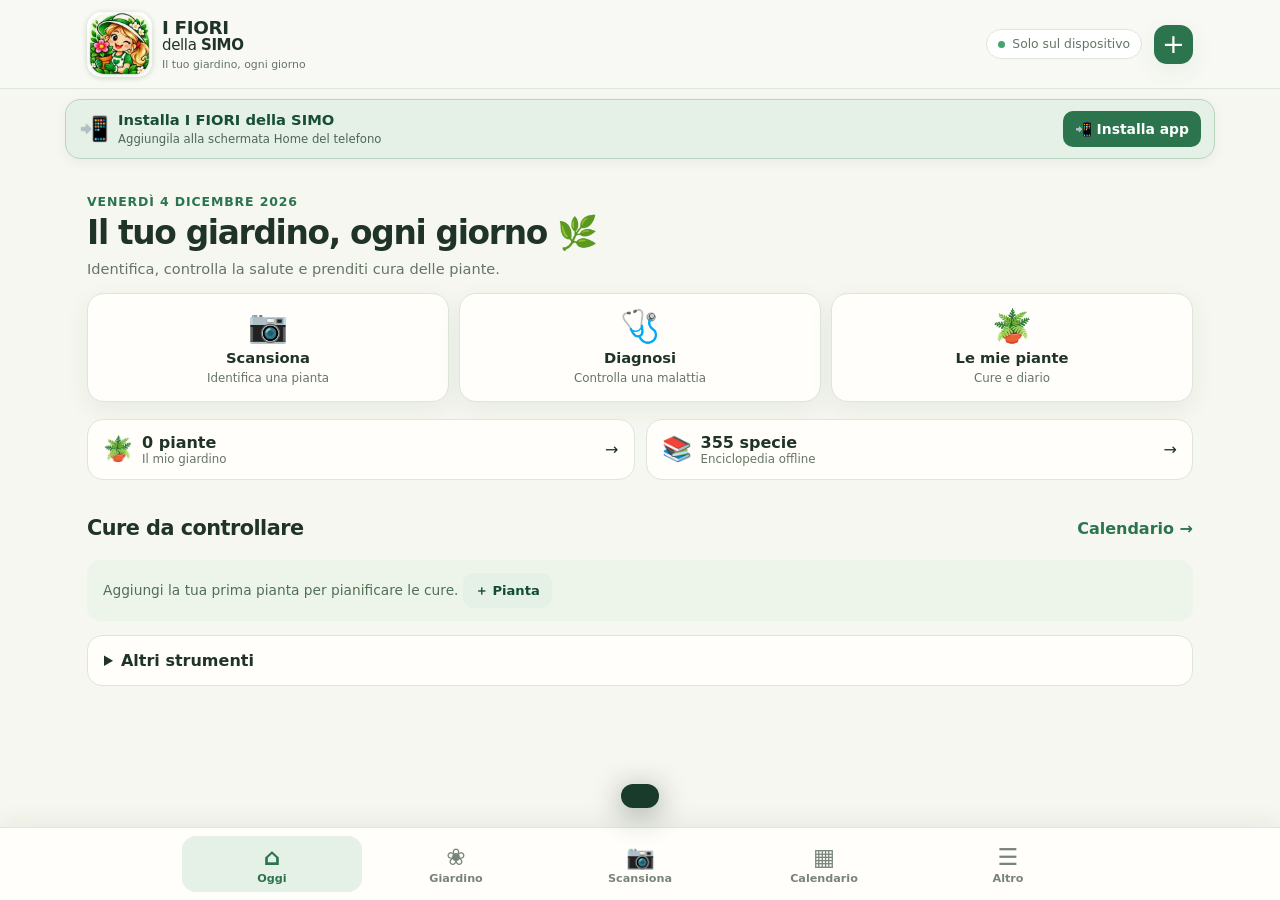
<file: index.html>
<!doctype html>
<html lang="it">
<head>
  <meta charset="utf-8">
  <meta name="viewport" content="width=device-width, initial-scale=1, viewport-fit=cover">
  <meta name="theme-color" content="#f6f7f0">
  <meta name="application-name" content="I FIORI della SIMO">
  <meta name="apple-mobile-web-app-capable" content="yes">
  <meta name="apple-mobile-web-app-status-bar-style" content="default">
  <meta name="apple-mobile-web-app-title" content="Fiori di Simo">
  <meta name="format-detection" content="telephone=no">
  <meta name="description" content="Il tuo giardino personale, gratuito e privato: piante, cure, diario e promemoria.">
  <link rel="manifest" href="./manifest.webmanifest">
  <link rel="icon" type="image/png" sizes="192x192" href="./icons/icon-192-v041.png">
  <link rel="apple-touch-icon" href="./icons/apple-touch-icon-v041.png">
  <link rel="stylesheet" href="./styles.css">
  <title>I FIORI della SIMO</title>
</head>
<body>
  <div id="app">
    <header class="app-header">
      <div class="app-header-inner">
        <button id="brandHome" type="button" class="brand-btn" aria-label="Vai alla schermata Oggi">
          <img src="./icons/icon-192-v041.png" alt="Mascotte I FIORI della SIMO" class="brand-icon">
          <span class="brand-title"><strong>I FIORI</strong><span>della <strong>SIMO</strong></span><small>Il tuo giardino, ogni giorno</small></span>
        </button>
        <div class="header-actions"><span class="local-tag"><span class="local-dot"></span>Solo sul dispositivo</span><button class="add-icon-btn" data-action="new-plant" aria-label="Aggiungi una pianta" title="Aggiungi una pianta">+</button></div>
      </div>
    </header>

    <section class="pwa-install-banner" id="pwaInstallBanner" aria-label="Installazione dell'app">
      <div class="pwa-install-copy">
        <span class="pwa-install-symbol" aria-hidden="true">📲</span>
        <div><strong>Installa I FIORI della SIMO</strong><small>Aggiungila alla schermata Home del telefono</small></div>
      </div>
      <div class="pwa-install-actions">
        <a id="pwaInstallButton" class="pwa-install-button" href="./installa.html">📲 Installa app</a>
      </div>
    </section>

    <main class="main-content" id="main" tabindex="-1"><div class="loading-message">Caricamento del tuo giardino…</div></main>

    <nav class="bottom-nav" aria-label="Navigazione principale">
      <button data-view="oggi" class="nav-button active"><span class="nav-symbol">⌂</span><span>Oggi</span></button>
      <button data-view="giardino" class="nav-button"><span class="nav-symbol">❀</span><span>Giardino</span></button>
      <button data-view="identifica" class="nav-button"><span class="nav-symbol">📷</span><span>Scansiona</span></button>
      <button data-view="calendario" class="nav-button"><span class="nav-symbol">▦</span><span>Calendario</span></button>
      <button data-view="altro" class="nav-button"><span class="nav-symbol">☰</span><span>Altro</span></button>
    </nav>
  </div>

  <dialog id="pwaInstallDialog" class="pwa-install-dialog" aria-label="Come installare l’applicazione">
    <div class="pwa-install-dialog-inner">
      <h2>Installa I FIORI della SIMO</h2>
      <div id="pwaInstallHelpContent"></div>
      <button type="button" id="pwaInstallHelpClose" class="pwa-install-button">Ho capito</button>
    </div>
  </dialog>
  <dialog id="modal" class="sheet"><div id="modalContent"></div></dialog>
  <div id="toast" role="status" aria-live="polite" class="toast" hidden></div>
  <input id="restoreInput" type="file" accept="application/json,.json" hidden>
  <script src="./catalogo.js" defer></script>
  <script src="./catalogo-extra.js" defer></script>
  <script src="./identifica.js" defer></script>
  <script src="./cure.js" defer></script>
  <script src="./diagnosi-foto.js" defer></script>
  <script src="./calendario-plus.js" defer></script>
  <script src="./app.js" defer></script>
  <script src="./install.js" defer></script>
</body>
</html>
</file>
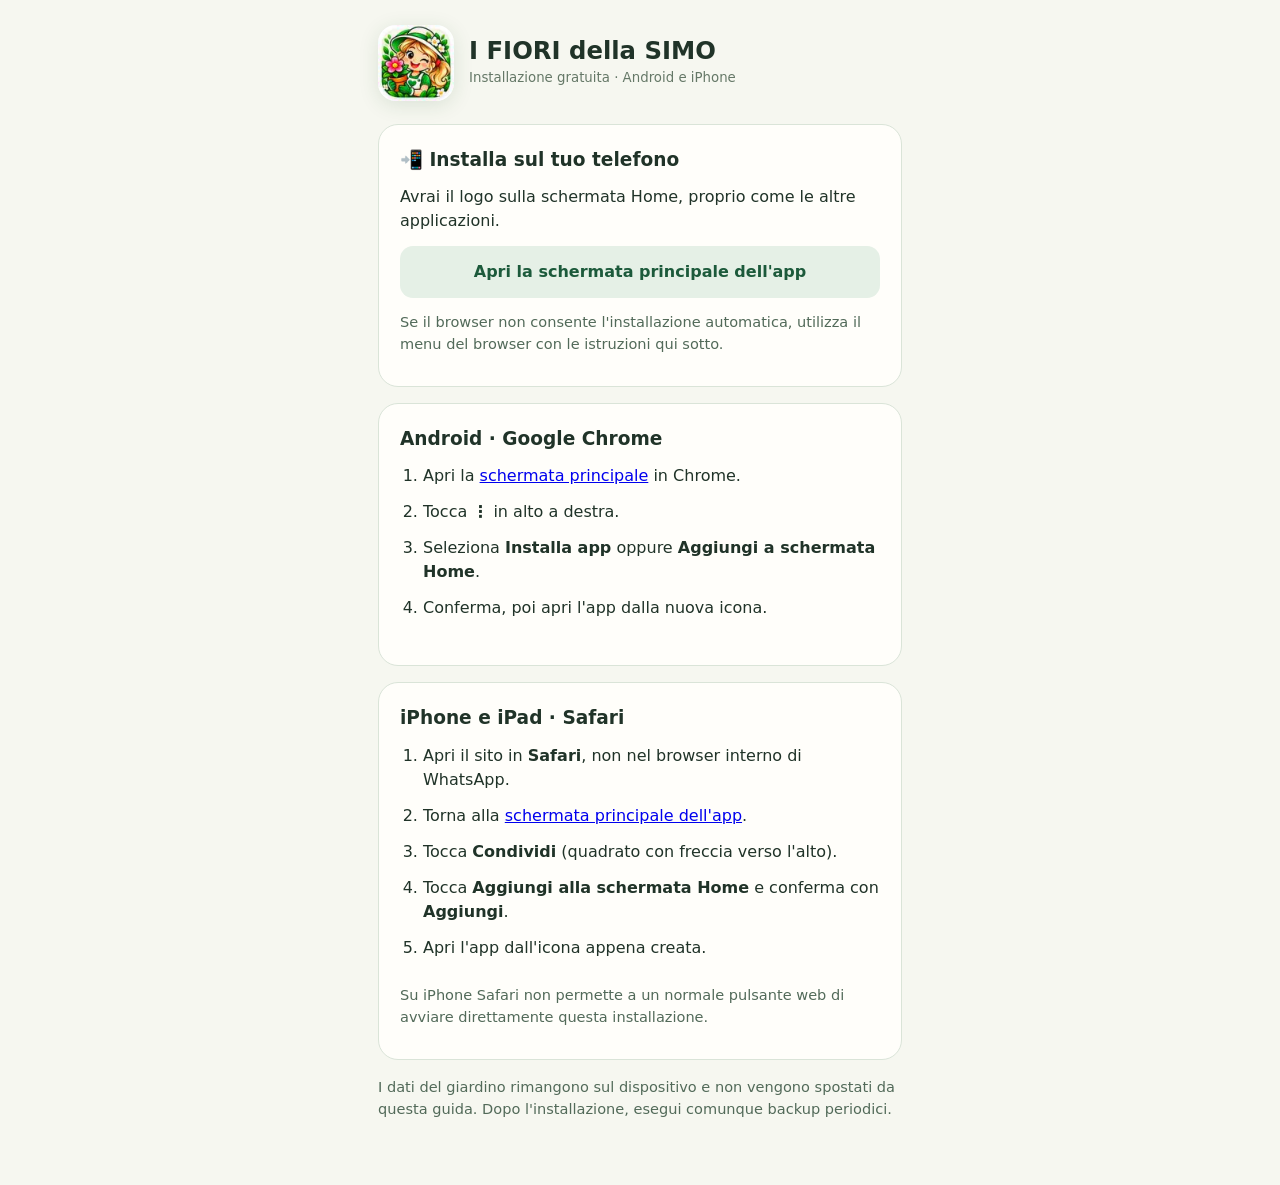
<file: installa.html>
<!doctype html>
<html lang="it">
<head>
  <meta charset="utf-8">
  <meta name="viewport" content="width=device-width, initial-scale=1, viewport-fit=cover">
  <meta name="theme-color" content="#2b744e">
  <meta name="description" content="Installazione di I FIORI della SIMO su Android e iPhone">
  <link rel="manifest" href="./manifest.webmanifest">
  <link rel="apple-touch-icon" href="./icons/apple-touch-icon.png">
  <link rel="icon" href="./icons/icon-192.png">
  <title>Installa I FIORI della SIMO</title>
  <style>
    :root{color-scheme:light;font-family:system-ui,-apple-system,BlinkMacSystemFont,"Segoe UI",sans-serif}
    *{box-sizing:border-box}
    body{margin:0;background:#f6f7f0;color:#203328;line-height:1.5}
    main{max-width:560px;margin:0 auto;padding:25px 18px 55px}
    .brand{display:flex;gap:15px;align-items:center;margin:0 0 23px}
    .brand img{width:76px;height:76px;border-radius:18px;box-shadow:0 4px 20px #22552a20}
    .brand h1{font-size:1.52rem;line-height:1.15;margin:0}
    .brand small{color:#657867}
    .panel{border-radius:20px;background:#fffefa;border:1px solid #dae4d8;padding:21px;margin:16px 0}
    h2{margin:0 0 11px;font-size:1.16rem}
    p{margin:10px 0}
    ol{padding-left:23px;margin:12px 0}
    li{padding:0 0 12px}
    .button{border:0;border-radius:13px;padding:14px 17px;text-decoration:none;display:block;text-align:center;font-weight:750;font-size:1rem;cursor:pointer;background:#2b744e;color:white;width:100%;margin:13px 0}
    .button.secondary{background:#e5f0e6;color:#1c5a3b}
    .info{color:#526a59;font-size:.91rem}
    .done{background:#e0f2e4;border:1px solid #a4caaa;border-radius:13px;padding:15px;display:none}
    [hidden]{display:none!important}
  </style>
</head>
<body>
<main>
  <header class="brand">
    <img src="./icons/icon-192.png" alt="Logo I FIORI della SIMO">
    <div><h1>I FIORI della SIMO</h1><small>Installazione gratuita · Android e iPhone</small></div>
  </header>
  <div id="alreadyInstalled" class="done" role="status">
    <strong>App già aperta dalla schermata Home.</strong>
    <p>Non occorre installarla di nuovo.</p>
  </div>
  <section class="panel">
    <h2>📲 Installa sul tuo telefono</h2>
    <p>Avrai il logo sulla schermata Home, proprio come le altre applicazioni.</p>
    <button id="nativeInstall" type="button" class="button" hidden>Installa app adesso</button>
    <a class="button secondary" href="./">Apri la schermata principale dell'app</a>
    <p class="info">Se il browser non consente l'installazione automatica, utilizza il menu del browser con le istruzioni qui sotto.</p>
  </section>
  <section class="panel" id="androidGuide">
    <h2>Android · Google Chrome</h2>
    <ol>
      <li>Apri la <a href="./">schermata principale</a> in Chrome.</li>
      <li>Tocca <strong>⋮</strong> in alto a destra.</li>
      <li>Seleziona <strong>Installa app</strong> oppure <strong>Aggiungi a schermata Home</strong>.</li>
      <li>Conferma, poi apri l'app dalla nuova icona.</li>
    </ol>
  </section>
  <section class="panel" id="iosGuide">
    <h2>iPhone e iPad · Safari</h2>
    <ol>
      <li>Apri il sito in <strong>Safari</strong>, non nel browser interno di WhatsApp.</li>
      <li>Torna alla <a href="./">schermata principale dell'app</a>.</li>
      <li>Tocca <strong>Condividi</strong> (quadrato con freccia verso l'alto).</li>
      <li>Tocca <strong>Aggiungi alla schermata Home</strong> e conferma con <strong>Aggiungi</strong>.</li>
      <li>Apri l'app dall'icona appena creata.</li>
    </ol>
    <p class="info">Su iPhone Safari non permette a un normale pulsante web di avviare direttamente questa installazione.</p>
  </section>
  <p class="info">I dati del giardino rimangono sul dispositivo e non vengono spostati da questa guida. Dopo l'installazione, esegui comunque backup periodici.</p>
</main>
<script>
(() => {
  // Opening the installation guide also checks for a new offline-app version.
  if ('serviceWorker' in navigator && location.protocol === 'https:') {
    navigator.serviceWorker.register('./sw.js', { updateViaCache: 'none' })
      .then(registration => registration.update())
      .catch(error => console.warn('Aggiornamento app non disponibile:', error));
  }
  const button=document.getElementById('nativeInstall');
  const isStandalone=()=>window.matchMedia('(display-mode: standalone)').matches || navigator.standalone===true;
  if(isStandalone()) document.getElementById('alreadyInstalled').style.display='block';
  let deferred=null;
  window.addEventListener('beforeinstallprompt',e=>{
    e.preventDefault();
    if(isStandalone())return;
    deferred=e;
    button.hidden=false;
  });
  button.addEventListener('click',async()=>{
    if(!deferred)return;
    const event=deferred;deferred=null;button.hidden=true;
    try{
      await event.prompt();
      const outcome=await event.userChoice;
      if(outcome && outcome.outcome==='accepted') document.getElementById('alreadyInstalled').style.display='block';
    }catch(err){console.warn('Installazione automatica non disponibile',err);}
  });
  window.addEventListener('appinstalled',()=>{
    button.hidden=true;
    document.getElementById('alreadyInstalled').style.display='block';
  });
})();
</script>
</body>
</html>
</file>
<file: styles.css>
:root{--bg:#f6f7f0;--paper:#fffefa;--ink:#203328;--muted:#647565;--green:#2b744e;--green2:#368861;--deep:#124c34;--pale:#e5f0e6;--pink:#f7e5eb;--edge:#dde6da;--shadow:0 8px 26px rgba(34,72,46,.065)}
*{box-sizing:border-box}html{font-family:system-ui,-apple-system,BlinkMacSystemFont,'Segoe UI',sans-serif;scroll-behavior:smooth}body{background:var(--bg);color:var(--ink);margin:0}button,input,select,textarea{font:inherit}button{cursor:pointer}button:disabled{cursor:default;opacity:.5}button:focus-visible,input:focus-visible,select:focus-visible,textarea:focus-visible{outline:3px solid #76bc90;outline-offset:2px}h1,h2,h3,p{margin:0}h1{font-size:clamp(1.65rem,4.8vw,2.8rem);line-height:1.12;letter-spacing:-.04em}h2{font-size:1.3rem;letter-spacing:-.025em}h3{font-size:1.06rem}p{line-height:1.55}.muted{color:var(--muted)}.tiny{font-size:.78rem}.eyebrow{font-size:.78rem;color:var(--green);font-weight:800;letter-spacing:.07em;text-transform:uppercase}.app-header{position:sticky;top:0;background:rgba(248,249,244,.96);backdrop-filter:blur(15px);z-index:20;border-bottom:1px solid var(--edge)}.app-header-inner{max-width:1150px;margin:auto;height:77px;display:flex;justify-content:space-between;align-items:center;padding:0 22px;gap:15px}.brand-btn{border:0;background:transparent;display:flex;align-items:center;gap:10px;padding:0;text-align:left;color:var(--ink)}.brand-icon{width:54px;height:54px;border-radius:15px;object-fit:cover;box-shadow:0 1px 6px #cbd7c4}.brand-title{display:flex;flex-direction:column;font-size:1.05rem;line-height:1.08;letter-spacing:-.02em}.brand-title>span{font-size:.94rem}.brand-title small{font-size:.68rem;color:var(--muted);margin-top:5px;letter-spacing:0}.header-actions{display:flex;align-items:center;gap:12px}.local-tag{display:flex;align-items:center;gap:7px;border:1px solid var(--edge);border-radius:999px;padding:7px 11px;color:var(--muted);font-size:.77rem;background:#fff}.local-dot{width:7px;height:7px;border-radius:50%;background:#41a66f}.add-icon-btn{width:39px;height:39px;background:var(--green);color:#fff;border:0;border-radius:13px;font-size:1.7rem;line-height:1;box-shadow:var(--shadow)}.main-content{max-width:1150px;margin:0 auto;padding:30px 22px 120px;min-height:calc(100dvh - 160px)}.bottom-nav{position:fixed;z-index:19;bottom:0;left:0;right:0;padding:8px 6px calc(8px + env(safe-area-inset-bottom));display:flex;justify-content:center;gap:4px;background:rgba(255,254,250,.98);border-top:1px solid var(--edge);box-shadow:0 -8px 20px rgba(15,50,26,.05)}.nav-button{flex:1;max-width:180px;border:0;background:none;padding:7px 4px;color:#788479;border-radius:14px;font-size:.7rem;font-weight:700;display:flex;align-items:center;flex-direction:column;gap:2px}.nav-button.active{color:var(--green);background:var(--pale)}.nav-symbol{font-size:1.45rem;height:27px;line-height:27px}.hero{display:grid;grid-template-columns:1.28fr .72fr;gap:20px;align-items:stretch}.welcome{position:relative;overflow:hidden;min-height:230px;border-radius:28px;background:linear-gradient(120deg,#daeccc 0%,#eaf4e7 70%,#f8f1e7 100%);padding:31px;display:flex;align-items:center}.welcome .content{max-width:440px;z-index:1}.welcome h1{margin-top:10px;margin-bottom:14px}.welcome p{max-width:380px;color:#50715c}.hero-art{position:absolute;width:220px;height:220px;right:-36px;bottom:-25px;border-radius:35px;opacity:.42;mix-blend-mode:multiply}.stat-card{border-radius:27px;background:var(--deep);color:#fff;padding:27px;display:flex;justify-content:space-between;flex-direction:column;min-height:230px;overflow:hidden;position:relative}.stat-card::before{content:'❀';position:absolute;right:5px;top:-48px;font-size:205px;color:rgba(255,255,255,.07)}.stat-num{font-weight:850;font-size:4.3rem;line-height:1}.stat-desc{color:#d3e8d6}.stat-bottom{display:flex;justify-content:space-between;align-items:end;z-index:1}.section-head{display:flex;justify-content:space-between;align-items:center;gap:12px;margin:32px 0 15px}.section-head small{color:var(--muted)}.section-intro{margin:8px 0 22px;color:var(--muted);max-width:760px}.page-title{display:flex;align-items:center;justify-content:space-between;gap:14px;margin-bottom:8px}.btn{border:0;border-radius:13px;padding:11px 18px;font-weight:750;font-size:.94rem;display:inline-flex;gap:8px;justify-content:center;align-items:center;white-space:nowrap}.btn-primary{background:var(--green);color:#fff}.btn-primary:hover{background:#215e40}.btn-soft{background:var(--pale);color:var(--deep)}.btn-ghost{background:var(--paper);border:1px solid var(--edge);color:var(--ink)}.btn-danger{background:#fce9e6;color:#9e3d32}.btn-small{padding:8px 12px;border-radius:11px;font-size:.82rem}.btn-link{border:0;background:transparent;padding:7px 0;color:var(--green);font-weight:800}.cards-3{display:grid;grid-template-columns:repeat(3,minmax(0,1fr));gap:15px}.cards-2{display:grid;grid-template-columns:repeat(2,minmax(0,1fr));gap:14px}.panel{border:1px solid var(--edge);border-radius:22px;background:var(--paper);padding:20px;box-shadow:var(--shadow)}.panel h3{margin:0 0 7px}.feature-card{display:flex;align-items:flex-start;gap:13px}.feature-icon{display:grid;place-items:center;border-radius:14px;background:var(--pale);width:48px;height:48px;font-size:1.5rem;flex-shrink:0}.feature-card p{font-size:.84rem;color:var(--muted);margin-top:3px}.hint{font-size:.86rem;background:#edf4e9;color:#516f56;padding:13px 16px;border-radius:14px;line-height:1.45}.alert{background:#fdf1e2;color:#916324;padding:12px 15px;border-radius:14px;font-size:.86rem}.due-list{display:grid;gap:11px}.task{display:flex;align-items:center;gap:13px;padding:13px 15px;background:var(--paper);border:1px solid var(--edge);border-radius:16px;min-width:0}.task .task-image{width:48px;height:48px;border-radius:13px;background:var(--pale);object-fit:cover;display:grid;place-items:center;font-size:1.7rem;flex-shrink:0}.task-info{min-width:0;flex:1}.task-info strong{display:block;overflow:hidden;text-overflow:ellipsis;white-space:nowrap}.task-info span{font-size:.78rem;color:var(--muted)}.task .task-actions{display:flex;gap:7px;align-items:center}.pill{font-size:.72rem;font-weight:800;border-radius:999px;padding:5px 10px;background:var(--pale);color:var(--green)}.pill.orange{background:#fff0d8;color:#9f6525}.pill.pink{background:#fceaf1;color:#a2476c}.toolbar{display:flex;gap:10px;align-items:center;margin:18px 0 22px}.search-field{border:1px solid var(--edge);background:#fff;display:flex;align-items:center;gap:9px;border-radius:14px;padding:0 14px;min-width:0;flex:1}.search-field input{width:100%;min-width:0;border:0;background:none;outline:0;padding:14px 0;color:var(--ink)}.filter-select{background:#fff;border:1px solid var(--edge);border-radius:14px;padding:13px 11px;max-width:185px;min-width:0;color:var(--ink)}.plant-grid{display:grid;grid-template-columns:repeat(3,minmax(0,1fr));gap:17px}.plant-card{border:1px solid var(--edge);border-radius:22px;background:var(--paper);overflow:hidden;box-shadow:var(--shadow)}.plant-cover{height:170px;background:linear-gradient(130deg,#e4eddc,#f8e6ed);display:grid;place-items:center;position:relative}.plant-cover img{width:100%;height:100%;object-fit:cover}.plant-cover .emoji{font-size:4.2rem}.plant-cover .cover-label{position:absolute;bottom:10px;left:12px;display:inline-flex;border-radius:999px;background:#fffef5ee;padding:5px 9px;font-size:.74rem;color:#4a634e}.plant-content{padding:16px}.plant-content p{color:var(--muted);font-size:.82rem;margin:4px 0 12px;line-height:1.5}.plant-card-footer{display:flex;justify-content:space-between;align-items:center;gap:8px}.plant-subtitle{font-size:.76rem;color:var(--muted)}.empty{text-align:center;border:1px dashed #b8d5bb;border-radius:25px;padding:36px 25px;background:#f9fcf7}.empty-icon{font-size:3rem;margin-bottom:8px}.empty p{color:var(--muted);max-width:390px;margin:8px auto 16px}.ency-grid{display:grid;grid-template-columns:repeat(3,minmax(0,1fr));gap:13px}.ency-card{display:flex;flex-direction:column;gap:11px}.ency-head{display:flex;align-items:center;gap:13px}.ency-emoji{width:53px;height:53px;border-radius:14px;background:var(--pale);display:grid;place-items:center;font-size:1.65rem;flex-shrink:0}.ency-card h3{font-size:.98rem;margin:0 0 3px}.ency-card .latin{font-style:italic;font-size:.75rem;color:var(--muted)}.ency-card .description{font-size:.82rem;color:var(--muted);flex:1}.ency-meta{display:flex;gap:6px;flex-wrap:wrap}.ency-meta span{background:#eff3ea;border-radius:9px;padding:5px 7px;font-size:.73rem;color:#59685d}.ency-buttons{display:flex;gap:6px;flex-wrap:wrap}.schedule-days{display:grid;gap:15px}.day-group{background:var(--paper);border:1px solid var(--edge);border-radius:20px;padding:15px}.day-group h3{margin-bottom:12px}.day-group .due-list{gap:8px}.day-group .task{background:#f9fbf7;box-shadow:none}.info-grid{display:grid;grid-template-columns:repeat(2,1fr);gap:8px;margin:15px 0}.info-cell{padding:12px;border:1px solid var(--edge);border-radius:12px;background:#f8fbf7}.info-cell small{display:block;color:var(--muted);font-size:.72rem;margin-bottom:6px}.info-cell strong{font-size:.9rem}.timeline{border-left:2px solid #c9ddca;margin:14px 0 0 8px;padding-left:19px;display:grid;gap:15px}.timeline-item{position:relative;font-size:.88rem}.timeline-item::before{content:'';width:10px;height:10px;border-radius:50%;background:#55a16e;position:absolute;left:-25px;top:4px}.timeline-item time{font-size:.75rem;color:var(--muted);display:block}.sheet{margin:auto;border:0;border-radius:24px;width:min(600px,calc(100vw - 20px));max-height:min(88dvh,840px);padding:0;background:var(--paper);box-shadow:0 24px 80px #1223185e;color:var(--ink)}.sheet::backdrop{background:rgba(13,37,24,.48);backdrop-filter:blur(2px)}.sheet-head{display:flex;justify-content:space-between;align-items:center;gap:12px;padding:23px 23px 14px;border-bottom:1px solid var(--edge);position:sticky;top:0;background:var(--paper);z-index:2}.sheet-head h2{font-size:1.23rem}.close-btn{width:36px;height:36px;display:grid;place-items:center;border:0;border-radius:12px;background:var(--pale);font-size:1.35rem;color:var(--deep)}.sheet-body{padding:20px 23px 26px;overflow-y:auto}.form-grid{display:grid;grid-template-columns:1fr 1fr;gap:14px}.form-field{display:flex;flex-direction:column;gap:6px}.form-field.full{grid-column:1 / -1}.form-field label{font-weight:750;font-size:.84rem}.form-field input,.form-field select,.form-field textarea{background:#fff;border:1px solid #ccdbc9;border-radius:11px;padding:11px 12px;min-height:45px;color:var(--ink);width:100%}.form-field textarea{min-height:85px;resize:vertical}.form-actions{display:flex;gap:9px;margin-top:18px;justify-content:flex-end;flex-wrap:wrap}.form-help{font-size:.75rem;color:var(--muted);line-height:1.4}.image-preview{width:100%;max-height:190px;object-fit:contain;background:#edf3e9;border-radius:12px;display:block;margin-top:8px}.plant-profile-head{display:flex;align-items:center;gap:14px}.profile-avatar{width:76px;height:76px;object-fit:cover;border-radius:18px;background:var(--pale);display:grid;place-items:center;font-size:2.6rem;flex-shrink:0}.profile-actions{display:flex;gap:8px;flex-wrap:wrap;margin:16px 0}.subheading{margin:24px 0 12px}.settings-list{display:grid;gap:13px;max-width:760px}.setting-block{display:flex;align-items:start;justify-content:space-between;gap:14px}.setting-block p{color:var(--muted);font-size:.87rem;margin-top:3px}.diag-choice{display:grid;gap:12px;margin-bottom:15px}.diag-results{display:grid;gap:10px}.diag-results .panel{box-shadow:none}.toast{position:fixed;left:50%;transform:translateX(-50%);bottom:calc(92px + env(safe-area-inset-bottom));background:#193b2c;color:white;padding:12px 19px;border-radius:15px;z-index:90;box-shadow:0 6px 30px #14281e70;font-size:.9rem;max-width:min(500px,90vw);text-align:center}.loading-message{padding:35px;text-align:center;color:var(--muted)}.footer-note{padding:20px 0;color:var(--muted);font-size:.77rem;line-height:1.5}
@media(max-width:800px){.hero{grid-template-columns:1fr}.stat-card{min-height:140px}.cards-3,.plant-grid,.ency-grid{grid-template-columns:repeat(2,minmax(0,1fr))}.stat-num{font-size:3rem}.stat-card{gap:12px}.main-content{padding:24px 16px 110px}}
@media(max-width:540px){.app-header-inner{height:69px;padding:0 14px}.brand-icon{height:50px;width:50px}.brand-title{font-size:.98rem}.brand-title small{font-size:.6rem}.local-tag{display:none}.main-content{padding:18px 13px 105px}.hero{gap:12px}.welcome{padding:23px;min-height:222px}.welcome .content{max-width:77%}.welcome h1{font-size:1.85rem}.welcome p{font-size:.84rem}.hero-art{width:176px;height:176px;right:-45px;bottom:-18px;opacity:.38}.stat-card{padding:19px;min-height:124px}.stat-bottom .stat-num{font-size:3rem}.section-head{margin-top:25px}.cards-3,.cards-2,.plant-grid,.ency-grid{grid-template-columns:1fr}.toolbar{gap:7px}.filter-select{max-width:125px;font-size:.81rem}.panel{padding:16px;border-radius:18px}.plant-card{display:grid;grid-template-columns:120px 1fr;min-height:164px}.plant-cover{height:100%;min-height:164px}.plant-cover .emoji{font-size:3rem}.plant-cover .cover-label{display:none}.plant-content{padding:13px;min-width:0}.plant-content p{margin-bottom:7px}.task{flex-wrap:wrap}.task .task-actions{margin-left:auto}.form-grid{grid-template-columns:1fr}.form-field.full{grid-column:auto}.sheet{width:100%;max-height:93dvh;margin:auto 0 0;border-radius:24px 24px 0 0}.sheet-head{padding:19px 17px 13px}.sheet-body{padding:17px 17px 25px}.setting-block{flex-direction:column}.setting-block .btn{align-self:flex-start}.form-actions .btn{flex:1}.info-grid{grid-template-columns:1fr 1fr}.nav-button{font-size:.62rem;gap:2px}.nav-symbol{font-size:1.3rem}.bottom-nav{padding:6px 3px calc(5px + env(safe-area-inset-bottom))}}
@media(prefers-reduced-motion:reduce){html{scroll-behavior:auto}}
/* Logo leggermente più grande rispetto all'app dieta */
@media(min-width:541px){.app-header-inner{height:88px}.brand-icon{width:65px;height:65px}.brand-title{font-size:1.15rem}}
@media(max-width:540px){.app-header-inner{height:80px}.brand-icon{width:64px;height:64px}.brand-title{font-size:1.08rem}}

/* 0.2.0 — Home essenziale, scansione in primo piano, enciclopedia paginata */
.quick-scan{padding:23px;border-radius:25px;background:linear-gradient(125deg,#d4e9cf,#f4f9ea);border:1px solid #d4e5d1;display:grid;gap:9px;box-shadow:var(--shadow)}
.quick-scan h1{font-size:clamp(1.5rem,4.5vw,2.2rem);margin:0}.quick-scan p{color:#526856;margin:0 0 5px}.scan-hero-button{justify-self:start}
.quick-stats{display:grid;grid-template-columns:repeat(2,minmax(0,1fr));gap:11px;margin:15px 0}.quick-stat{display:flex;text-align:left;align-items:center;gap:9px;background:var(--paper);border:1px solid var(--edge);border-radius:16px;padding:13px 15px;color:var(--ink)}.quick-stat>span{font-size:1.5rem}.quick-stat>div{flex:1;min-width:0}.quick-stat strong{display:block}.quick-stat small{display:block;color:var(--muted);font-size:.74rem}
.home-more{margin:14px 0;border:1px solid var(--edge);border-radius:15px;background:var(--paper);padding:15px 16px;color:var(--ink)}.home-more summary{font-weight:700;cursor:pointer}.home-more p{margin-top:12px;color:var(--muted);line-height:1.55;font-size:.88rem}.home-more-inner{padding:14px 0 3px;display:flex;gap:9px;flex-wrap:wrap}
.ency-card{gap:8px}.ency-card .description{line-height:1.3}.ency-card .ency-head{min-width:0}.ency-card .ency-head>div:last-child{min-width:0}.ency-card .latin{overflow-wrap:anywhere}.load-more{display:block;margin:18px auto 8px}.online-catalog{margin:24px 0 10px;padding:15px 0;border-top:1px solid var(--edge)}.online-catalog h2{margin:0}.online-catalog>p{margin:10px 0 14px}.world-results{display:grid;gap:9px;margin-top:15px}.world-card{display:grid;grid-template-columns:76px minmax(0,1fr);gap:12px;background:var(--paper);border:1px solid var(--edge);border-radius:15px;padding:12px}.world-card>img,.world-card>span{width:76px;height:76px;object-fit:cover;border-radius:11px;background:var(--pale)}.world-card>span{display:grid;place-items:center;font-size:2.1rem}.world-card strong,.world-card small{display:block}.world-card small{color:var(--muted);line-height:1.35;overflow-wrap:anywhere}.world-buttons{display:flex;gap:6px;flex-wrap:wrap;margin-top:10px}.world-buttons>a{text-decoration:none}
.scan-page{display:grid;gap:15px;max-width:800px;margin:auto}.scan-page h1{font-size:1.85rem;margin:0}.scan-page p{line-height:1.5}.scan-page .muted{color:var(--muted)}.scan-actions{display:flex;gap:9px;flex-wrap:wrap}.scan-placeholder,.scan-preview{min-height:200px;border:2px dashed #bfd4be;border-radius:20px;background:#edf5e9;display:grid;place-items:center;overflow:hidden}.scan-placeholder{font-size:2.4rem;gap:0;align-content:center}.scan-placeholder span{font-size:.88rem;color:var(--muted)}.scan-preview img{width:100%;max-height:340px;object-fit:contain}.scan-organ{display:flex;justify-content:space-between;gap:10px;align-items:center}.scan-organ select{border:1px solid var(--edge);border-radius:10px;padding:10px;max-width:220px;min-width:0}.scan-config,.scan-guide{border:1px solid var(--edge);border-radius:16px;background:var(--paper);padding:14px}.scan-config summary,.scan-guide summary{font-weight:750;cursor:pointer}.scan-config ol{line-height:1.65;padding-left:24px}.scan-config label{display:block;font-weight:700;margin:10px 0 7px}.scan-key{display:flex;gap:8px}.scan-key input{min-width:0;flex:1;border:1px solid var(--edge);border-radius:11px;padding:10px}.scan-go{width:100%;font-size:1.06rem}.scan-go:disabled{opacity:.55}.scan-results{margin-top:9px;display:grid;gap:10px}.scan-results h2{font-size:1.23rem;margin:0}.scan-result{border:1px solid var(--edge);border-radius:15px;background:var(--paper);padding:15px}.scan-result-row{display:flex;gap:12px;align-items:center;margin-bottom:12px}.scan-rank{border-radius:50%;background:var(--pale);font-weight:800;color:var(--green);width:32px;height:32px;display:grid;place-items:center}.scan-result-row>div{min-width:0;flex:1}.scan-result-row strong{display:block;overflow-wrap:anywhere}.scan-score{font-size:.85rem;color:var(--green);font-weight:700}.scan-result .latin{font-size:.8rem;font-style:italic;color:var(--muted)}
@media(max-width:540px){.quick-scan{padding:19px}.quick-stats{gap:8px}.quick-stat{padding:11px;gap:7px}.quick-stat strong{font-size:.9rem}.scan-page{gap:12px}.scan-page .scan-actions .btn{flex:1}.scan-key{flex-wrap:wrap}.scan-organ{align-items:start;flex-direction:column}.main-content{padding-top:15px}.ency-card{padding:13px}.ency-card .ency-meta{gap:4px}.ency-card .ency-meta span{font-size:.69rem}.ency-card .ency-emoji{height:43px;width:43px;font-size:1.4rem}}


/* v0.2.1 – banner d'installazione PWA, nascosto in modalità app */
#pwaInstallBanner[hidden]{display:none!important}
.pwa-install-banner{max-width:1150px;width:calc(100% - 36px);margin:10px auto 0;padding:11px 13px;display:flex;align-items:center;justify-content:space-between;gap:12px;background:#e5f0e6;border:1px solid #b7d5bf;border-radius:15px;box-shadow:0 4px 12px rgba(30,79,47,.055)}
.pwa-install-copy{min-width:0;display:flex;align-items:center;gap:9px}
.pwa-install-symbol{font-size:1.5rem;flex:none}
.pwa-install-copy strong{font-size:.92rem;display:block;line-height:1.2;color:#174e34}
.pwa-install-copy small{font-size:.73rem;display:block;line-height:1.3;color:#4e6758;margin-top:3px}
.pwa-install-actions{display:flex;gap:5px;align-items:center;flex:none}
.pwa-install-button{background:#2b744e;color:white;border:0;border-radius:10px;padding:10px 12px;font-size:.87rem;font-weight:750;white-space:nowrap}
.pwa-install-button:hover{background:#225e3f}
.pwa-install-dismiss{border:0;background:transparent;color:#446452;font-size:1.6rem;line-height:1;min-width:30px;min-height:37px;border-radius:8px}
.pwa-install-dismiss:hover{background:#d4e8d7}
.pwa-install-dialog{position:fixed;max-width:min(480px,calc(100vw - 26px));max-height:min(84vh,780px);overflow:auto;margin:auto;border:1px solid #d3e0d2;border-radius:18px;padding:0;box-shadow:0 18px 80px #123f2b40;color:#203328;background:#fffefa}
.pwa-install-dialog::backdrop{background:rgba(13,36,25,.48)}
.pwa-install-dialog-inner{padding:23px}
.pwa-install-dialog h2{margin:0 0 14px}
.pwa-install-dialog p{margin:10px 0}
.pwa-install-dialog ol{padding-left:23px;line-height:1.6}
.pwa-install-dialog li{margin-bottom:9px}
.pwa-install-dialog-inner>.pwa-install-button{margin-top:12px;width:100%}
@media(max-width:540px){.pwa-install-banner{width:calc(100% - 24px);margin-top:8px;padding:9px 8px;gap:6px}.pwa-install-copy{gap:6px}.pwa-install-copy strong{font-size:.78rem}.pwa-install-copy small{font-size:.67rem}.pwa-install-symbol{font-size:1.23rem}.pwa-install-button{font-size:.76rem;padding:9px 8px}.pwa-install-dismiss{min-width:25px;font-size:1.35rem}}


/* v0.2.2: installazione sempre visibile nel browser, nascosta da CSS nella PWA */
.pwa-install-banner{position:sticky;top:88px;z-index:19}
.pwa-install-button{display:inline-flex;align-items:center;justify-content:center;text-decoration:none}
@media(max-width:540px){.pwa-install-banner{top:80px}}
@media(display-mode:standalone){#pwaInstallBanner{display:none!important}}


/* v0.3.0 – camera scanner botanico */
.scan-page{max-width:740px}
.scan-page>h1{font-size:clamp(1.7rem,5vw,2.35rem)}
.scan-page>.muted{margin-bottom:3px}
.plant-scanner-start{border:1px solid var(--edge);border-radius:22px;background:linear-gradient(145deg,#eef6ed,#fdfefa);padding:12px;display:grid;gap:13px}
.plant-scanner-start-graphic{position:relative;isolation:isolate;min-height:240px;background:radial-gradient(circle at center,#d6ebd7,#ecf4e9 70%);display:grid;place-items:center;border-radius:16px;overflow:hidden}
.plant-scanner-start-graphic>span{font-size:5.4rem;filter:drop-shadow(0 12px 12px #3b775533)}
.plant-scanner-start-frame{position:absolute;inset:10% 18%;border:2px solid #67a77d;border-radius:24px;pointer-events:none;opacity:.8}
.plant-scanner-start-frame:before,.plant-scanner-start-frame:after{content:"";position:absolute;width:33px;height:33px;border-color:#24734a;border-style:solid}
.plant-scanner-start-frame:before{top:-2px;left:-2px;border-width:4px 0 0 4px;border-radius:18px 0 0 0}
.plant-scanner-start-frame:after{right:-2px;bottom:-2px;border-width:0 4px 4px 0;border-radius:0 0 18px 0}
.plant-scanner-start .scan-actions{justify-content:center;margin:0;gap:8px}
.plant-scanner-start .scan-actions button{flex:1 1 170px;min-height:45px}
.plant-scanner-live{position:relative;height:min(62vh,510px);min-height:290px;background:#102d21;border-radius:22px;overflow:hidden;isolation:isolate;box-shadow:0 12px 30px #122d1f18}
.plant-scanner-live video{display:block;width:100%;height:100%;object-fit:cover;background:#153321}
.plant-scanner-frame{position:absolute;inset:13% 12%;pointer-events:none;border:1px solid #ffffff70;border-radius:25px;box-shadow:0 0 0 900px rgba(0,0,0,.08)}
.plant-scanner-frame:before,.plant-scanner-frame:after{content:"";position:absolute;width:42px;height:42px;border-color:#b2edc6;border-style:solid}
.plant-scanner-frame:before{top:-2px;left:-2px;border-width:5px 0 0 5px;border-radius:22px 0 0 0}
.plant-scanner-frame:after{bottom:-2px;right:-2px;border-width:0 5px 5px 0;border-radius:0 0 22px 0}
.plant-scanner-live-tag{position:absolute;top:14px;left:14px;color:#fff;background:#0c291baa;backdrop-filter:blur(7px);border:1px solid #ffffff36;padding:7px 11px;border-radius:999px;font-size:.72rem;font-weight:850;letter-spacing:.04em}
.plant-scanner-tip{position:absolute;bottom:16px;left:16px;right:16px;padding:10px;background:#0c291bbb;border:1px solid #ffffff40;color:white;text-align:center;border-radius:12px;font-size:.89rem;font-weight:750}
.scan-camera-status{background:#e5f0e6;border:1px solid #bfd7c3;border-radius:14px;padding:12px 14px;font-size:.9rem;font-weight:650;color:#235d3e}
.scan-page .scan-go{min-height:49px}
.scan-page .scan-actions .btn{min-height:44px}
.scan-progress{display:flex;align-items:center;gap:13px;border:1px solid #b5d2bc;background:#edf6ec;padding:17px;border-radius:15px;font-weight:700;color:#225e42;line-height:1.4}
.scan-spinner{width:23px;height:23px;flex:none;border:3px solid #b5d5c1;border-top-color:#287950;border-radius:50%;animation:scan-turn 1s linear infinite}
@keyframes scan-turn{to{transform:rotate(360deg)}}
.scan-low-score{color:#9c641d;font-size:.82rem;padding:8px 0}
.scan-page .scan-results{margin-top:12px}
.scan-page .scan-preview img{max-height:420px}
@media(max-width:540px){
 .plant-scanner-start{padding:9px}
 .plant-scanner-start-graphic{min-height:195px}
 .plant-scanner-start-graphic>span{font-size:4.1rem}
 .plant-scanner-live{height:min(57vh,440px);min-height:265px}
 .plant-scanner-frame{inset:14% 9%}
 .plant-scanner-start .scan-actions button{flex:1 1 38%;font-size:.87rem}
 .plant-scanner-start .scan-actions button:first-child{flex-basis:100%}
}
@media(prefers-reduced-motion:reduce){.scan-spinner{animation:none}}


/* UX semplificata: accesso diretto scanner/diagnosi, cure leggibili */
.home-welcome{margin:5px 0 13px}
.home-welcome h1{font-size:clamp(1.55rem,4.9vw,2.05rem);line-height:1.12;margin:6px 0 7px}
.home-welcome p{font-size:.91rem;line-height:1.4;color:var(--muted)}
.home-main-actions{display:grid;grid-template-columns:repeat(3,minmax(0,1fr));gap:10px;margin:14px 0 17px}
.home-main-action{min-width:0;border:1px solid var(--edge);border-radius:17px;background:var(--paper);padding:15px 9px;display:flex;flex-direction:column;align-items:center;gap:5px;box-shadow:var(--shadow);color:var(--ink);text-align:center}
.home-main-action>span{font-size:2rem;line-height:1.1}
.home-main-action strong{font-size:.92rem}
.home-main-action small{font-size:.74rem;color:var(--muted);line-height:1.22}
.home-main-action:hover{border-color:#9dc8a9;background:#f0f6ec}
.care-heading{margin:18px 0 12px;font-size:1.13rem}
.care-profile-short{display:grid;grid-template-columns:repeat(2,minmax(0,1fr));gap:9px;margin:12px 0}
.care-profile-short>div{background:#edf5ed;border:1px solid #d0e2d1;padding:13px;border-radius:12px}
.care-profile-short small{display:block;color:#55715c;font-size:.72rem;margin-bottom:5px}
.care-profile-short strong{display:block;font-size:.9rem;overflow-wrap:anywhere}
.care-details{margin:12px 0 18px;border:1px solid var(--edge);border-radius:14px;background:var(--paper);padding:12px 13px}
.care-details summary{font-weight:800;color:var(--green);cursor:pointer;line-height:1.4}
.care-guide{display:grid;gap:10px;margin-top:15px}
.care-line{border-bottom:1px solid var(--edge);padding:2px 0 9px}
.care-line:last-child{border-bottom:0}
.care-line strong{font-size:.91rem}
.care-line p{font-size:.83rem;line-height:1.5;color:#586a59;margin-top:4px;white-space:pre-wrap}
.care-card-actions{margin:13px 0 0}
.care-diagnose-button{width:100%;margin:0 0 13px;min-height:45px}
.form-advanced{border:1px solid var(--edge);background:#f4f7f1;border-radius:14px;padding:13px;margin:6px 0}
.form-advanced summary{cursor:pointer;font-weight:750;color:#2b744e;line-height:1.5}
.form-advanced .form-grid{padding:15px 0 4px}
.form-advanced .form-help{font-size:.8rem}
.diagnosis-screen{max-width:780px;margin:0 auto;display:grid;gap:15px}
.diagnosis-screen>h1{font-size:clamp(1.7rem,5vw,2.2rem);margin:0}
.diagnosis-screen>.muted{margin:0 0 3px}
.diagnosis-start{border:1px solid var(--edge);border-radius:18px;background:var(--paper);padding:12px}
.diagnosis-placeholder{background:radial-gradient(circle,#e5f2df,#f5f9f1);min-height:210px;border-radius:15px;display:flex;align-items:center;justify-content:center;flex-direction:column;gap:8px}
.diagnosis-placeholder>span{font-size:4rem}
.diagnosis-placeholder strong{font-size:1.2rem}
.diagnosis-placeholder small{color:var(--muted);text-align:center}
.diagnosis-preview{display:block;width:100%;max-height:340px;object-fit:contain;border-radius:12px;background:#e5f0e6}
.diagnosis-start-actions{display:flex;gap:8px;margin-top:11px;flex-wrap:wrap}
.diagnosis-start-actions button{flex:1 1 100px}
.diagnosis-start-actions button:first-child{flex:2 1 150px}
.diagnosis-photo-controls{display:flex;flex-wrap:wrap;gap:10px;align-items:center}
.diagnosis-photo-controls label{font-weight:750;font-size:.87rem}
.diagnosis-photo-controls select,.diagnosis-save select{border:1px solid var(--edge);border-radius:11px;background:white;padding:11px;min-width:0;flex:1}
.diagnosis-photo-controls button{flex:1 0 190px}
.diagnosis-results{display:grid;gap:11px}
.diagnosis-results h2{font-size:1.2rem}
.diagnosis-result{display:flex;gap:12px;align-items:center;border:1px solid #d5e4d4;background:var(--paper);padding:12px;border-radius:14px}
.diagnosis-result>div{min-width:0}
.diagnosis-result strong{display:block;font-size:.9rem;overflow-wrap:anywhere}
.diagnosis-safety{background:#ecf5eb;border:1px solid #cfe2ce;padding:16px;border-radius:15px}
.diagnosis-safety ul{padding-left:21px;font-size:.84rem;line-height:1.5;margin:8px 0}
.diagnosis-safety li{margin:6px 0}
.diagnosis-safety p{font-size:.8rem;color:var(--muted)}
.diagnosis-save{display:grid;gap:9px;border:1px solid var(--edge);border-radius:15px;padding:14px;background:var(--paper)}
.diagnosis-save label{font-weight:750;font-size:.87rem}
.diagnosis-save button{width:100%}
.care-undo-notice{background:#e7f3e6;border:1px solid #bcdcbc;border-radius:14px;padding:11px 13px;display:flex;gap:10px;align-items:center;justify-content:space-between;margin:10px 0}
.care-undo-notice strong{display:block;font-size:.87rem}
.care-undo-notice small{font-size:.72rem;color:var(--muted);display:block;margin-top:4px}
.care-undo-button{color:#175137;background:#d4e9d5;border:1px solid #a9ccae;font-weight:750;white-space:nowrap}
.care-remove-btn{position:relative;float:right;background:#f8eae8;color:#913e3a;border:1px solid #e9c8c6;border-radius:9px;width:31px;height:31px;font-size:1.3rem;line-height:1;cursor:pointer}
.care-remove-btn:hover{background:#f0d4d1}
.toast{display:flex;align-items:center;justify-content:center;gap:12px;flex-wrap:wrap}
.toast-undo-button{border:1px solid #acd5bd;background:#eaf5eb;color:#164b31;font-weight:800;border-radius:9px;padding:8px 11px}
@media(max-width:540px){.home-main-actions{gap:6px}.home-main-action{padding:12px 5px;border-radius:13px}.home-main-action>span{font-size:1.75rem}.home-main-action strong{font-size:.8rem}.home-main-action small{font-size:.65rem}.diagnosis-photo-controls button{flex-basis:100%}.care-undo-notice{align-items:flex-start}.care-undo-notice small{font-size:.68rem}}

.diagnosis-first-aid{border:1px solid #c6dabc;border-radius:13px;background:#f1f7e9;padding:13px 15px}
.diagnosis-first-aid strong{font-size:.87rem;color:#235f3d}
.diagnosis-first-aid p{font-size:.84rem;line-height:1.5;color:#47614a;margin:6px 0 0}


/* Calendario cure v0.5 — compatto e leggibile anche con molte piante */
.simo-calendar{display:grid;gap:16px;max-width:920px;margin:0 auto 60px}
.simo-toolbar{display:flex;align-items:center;justify-content:space-between;gap:12px;flex-wrap:wrap}
.simo-toggle{display:flex;background:#e7efe6;border-radius:14px;padding:4px;gap:3px}
.simo-toggle button{border:0;border-radius:11px;padding:11px 16px;background:transparent;color:#42634e;font-weight:750}
.simo-toggle button.on{background:#fff;color:#1d6845;box-shadow:0 2px 8px #244d3020}
.simo-nav{display:flex;align-items:center;justify-content:space-between;gap:12px;min-height:50px}
.simo-nav strong{font-size:clamp(1.1rem,4vw,1.45rem);text-transform:capitalize;text-align:center}
.simo-nav>button{width:44px;height:44px;background:#fff;border:1px solid var(--edge);border-radius:13px;font-size:31px;color:#2a754c}
.simo-calendar-summary{color:var(--muted);font-size:.85rem;margin:0}
.simo-weekdays,.simo-days{display:grid;grid-template-columns:repeat(7,minmax(0,1fr))}
.simo-weekdays span{text-align:center;font-size:.75rem;font-weight:800;color:#466e53;padding:9px 0}
.simo-days{gap:4px}
.simo-day{display:flex;flex-direction:column;align-items:flex-start;text-align:left;gap:5px;border:1px solid #dce7dc;background:#fffefa;border-radius:12px;padding:7px;min-height:91px;overflow:hidden;color:var(--ink);min-width:0}
.simo-day.outside{opacity:.43}
.simo-day.current{border:2px solid #2c8b58}
.simo-day.selected{background:#e1f0e5;border:2px solid #246c48}
.simo-day-num{font-size:.88rem;font-weight:800}
.simo-day-items{display:flex;align-items:stretch;flex-direction:column;gap:3px;width:100%;min-width:0}
.simo-chip{display:flex;align-items:flex-start;gap:3px;width:100%;min-width:0;font-size:.69rem;font-weight:750;line-height:1.2;background:#e5eef0;color:#174f72;border-radius:6px;padding:4px 3px;max-width:100%;overflow:hidden}
.simo-chip-icon{flex:0 0 auto;line-height:1.2}
.simo-chip-name{display:-webkit-box;-webkit-box-orient:vertical;-webkit-line-clamp:2;line-clamp:2;overflow:hidden;overflow-wrap:anywhere;min-width:0;line-height:1.2}
.simo-chip.feed{background:#e5eee0;color:#43612b}
.simo-chip.custom{background:#fbedd8;color:#795020}
.simo-more{font-size:.68rem;color:#435c4b;font-weight:800}
.simo-day-detail{background:#fff;border:1px solid var(--edge);border-radius:20px;padding:16px;box-shadow:var(--shadow)}
.simo-day-detail h3{font-size:1.08rem;margin:0 0 12px;text-transform:capitalize}
.simo-count{font-size:.72rem;font-weight:600;color:#4f6858;white-space:nowrap;margin-left:6px}
.simo-task{display:flex;align-items:center;gap:11px;padding:12px 2px;border-top:1px solid #e6ece5}
.simo-task-number{flex:0 0 36px;width:36px;height:36px;display:grid;place-items:center;background:#e0ede2;color:#205d3e;border-radius:11px;font-weight:800;font-size:.86rem}
.simo-task-body{flex:1;min-width:0;display:flex;flex-direction:column;gap:3px}
.simo-task-body strong{font-size:.91rem;overflow-wrap:anywhere}
.simo-task-body small{color:#647565;font-size:.8rem}
.simo-task-controls{display:flex;align-items:center;gap:5px}
.simo-task-controls .btn{min-height:34px;padding:7px 10px;font-size:.79rem}
.simo-delete{border:0;background:#fbe8e9;color:#a5434c;border-radius:8px;width:31px;height:32px;font-size:22px}
.simo-drawer{border:1px solid var(--edge);background:#fffefa;border-radius:17px;padding:15px 17px}
.simo-drawer>summary{cursor:pointer;font-weight:800;color:#244735}
.simo-drawer>p{line-height:1.55}
.simo-legend{display:grid;grid-template-columns:repeat(auto-fit,minmax(180px,1fr));gap:9px;margin-top:15px}
.simo-legend>div{display:flex;align-items:baseline;gap:7px;background:#f0f6ef;padding:10px;border-radius:10px;min-width:0}
.simo-legend>div>b{color:#2b744e}
.simo-legend>div>span{font-weight:650;overflow-wrap:anywhere}
.simo-legend>div>small{margin-left:auto;color:#6e8471}
.simo-form{display:grid;grid-template-columns:repeat(2,minmax(0,1fr));gap:12px;margin-top:16px}
.simo-form label{font-size:.81rem;font-weight:700;display:grid;gap:5px;color:#496554}
.simo-form input,.simo-form select{max-width:100%;border:1px solid #cddbcf;border-radius:10px;padding:12px;background:#fff;color:#203328}
.simo-form button{justify-self:start;align-self:end}
.simo-buttons{display:flex;flex-wrap:wrap;gap:9px;margin-top:14px}
@media(max-width:600px){
 .simo-day{min-height:80px;padding:4px 3px;border-radius:9px;gap:3px}
 .simo-days{gap:2px}
 .simo-day-num{font-size:.81rem}
 .simo-chip{font-size:.61rem;padding:3px 2px;gap:2px}
 .simo-day-items{gap:2px}
 .simo-form{grid-template-columns:1fr}
 .simo-task-number{width:30px;flex-basis:30px;height:30px;font-size:.75rem}
 .simo-task{gap:7px}
 .simo-task-controls .btn{padding:7px 8px}
 .simo-legend{grid-template-columns:1fr}
}


/* Calendario fotografico: anteprima pianta e simbolo dell'attività */
.simo-day-date{display:block;width:100%;padding:1px 0;border:0;background:transparent;text-align:left;color:inherit;cursor:pointer;font:inherit}
.simo-day-date:focus-visible,.simo-chip:focus-visible,.simo-more:focus-visible{outline:2px solid #27764f;outline-offset:2px}
.simo-chip{display:flex;align-items:center;justify-content:center;flex-direction:row;gap:3px;width:100%;min-width:0;min-height:34px;padding:2px;border:1px solid transparent;border-radius:7px;cursor:pointer}
.simo-chip:hover{border-color:#98c5a1}
.simo-chip-photo{display:block;width:min(32px,72%);height:auto;aspect-ratio:1/1;object-fit:cover;flex:0 1 auto;border-radius:6px;background:#f1f5ef}
.simo-chip-placeholder{display:grid;place-items:center;width:min(32px,72%);aspect-ratio:1/1;flex:0 1 auto;border-radius:6px;background:#f1f5ef;font-size:18px}
.simo-chip-icon{flex:0 0 auto;font-size:.78rem;line-height:1}
.simo-chip-name{display:none}
.simo-more{width:100%;border:0;background:transparent;color:#3a684b;cursor:pointer;font-size:.69rem;padding:2px}
.simo-photo-stage{width:100%;max-height:65vh;display:grid;place-items:center;overflow:auto;border-radius:15px;background:#eef4ea;padding:8px}
.simo-calendar-photo-large{display:block;max-width:100%;width:auto;height:auto;max-height:62vh;object-fit:contain;border-radius:10px}
.simo-calendar-photo-empty{width:100%;min-height:180px;display:grid;place-items:center;align-content:center;gap:8px;font-size:52px;color:#456c4e}
.simo-calendar-photo-empty small{font-size:.86rem}
.simo-photo-plant-title{margin:15px 0 7px}
.simo-photo-actions{display:flex;gap:8px;flex-wrap:wrap;margin-top:14px}
@media(max-width:600px){
 .simo-day{padding:3px 2px;gap:3px;min-height:90px}
 .simo-chip{min-height:27px;gap:1px;padding:1px 0;border-radius:5px}
 .simo-chip-photo,.simo-chip-placeholder{width:min(24px,69%);border-radius:4px}
 .simo-chip-placeholder{font-size:14px}
 .simo-chip-icon{font-size:.61rem}
 .simo-photo-stage{padding:4px}
 .simo-calendar-photo-large{max-height:60vh}
}
</file>
